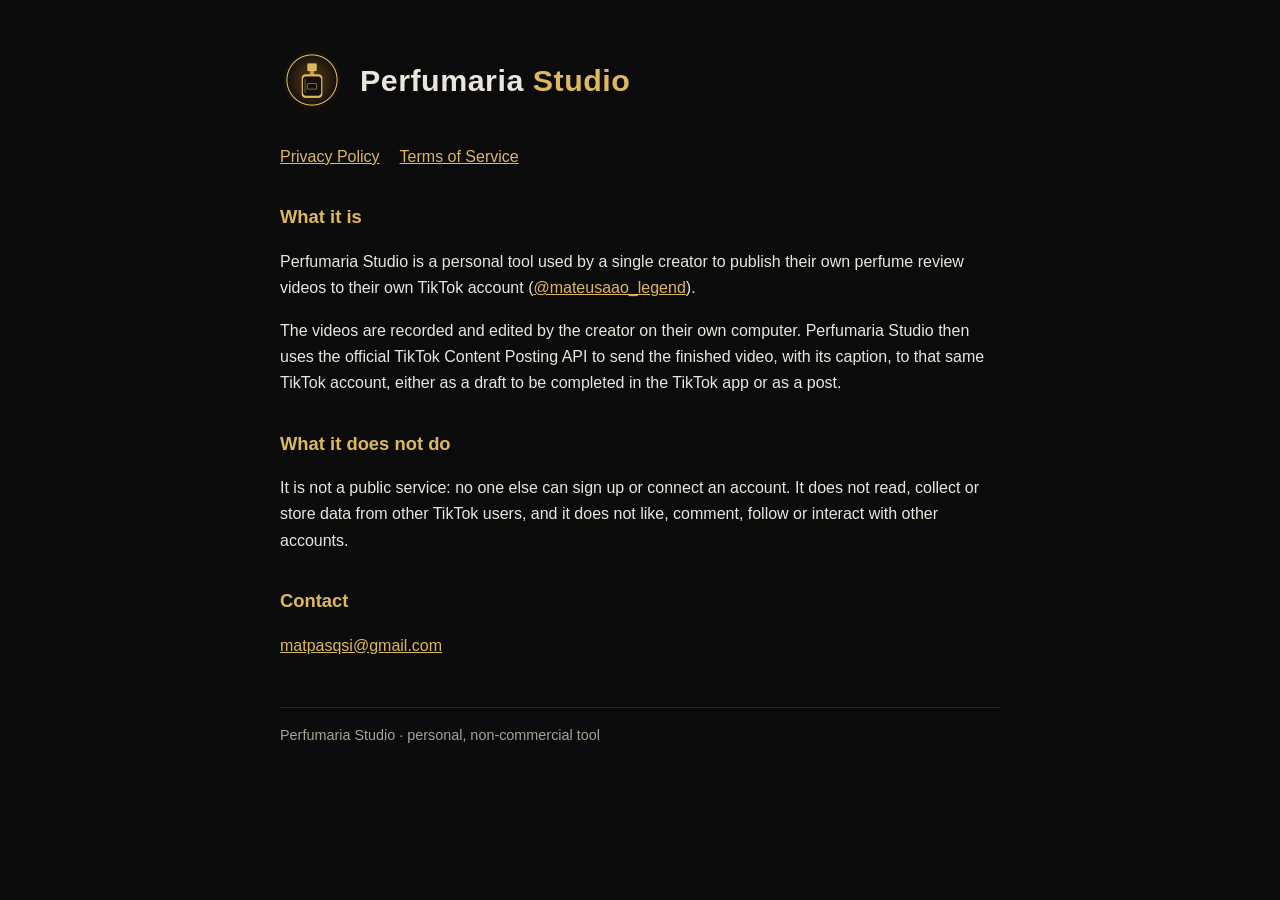
<file: index.html>
<!doctype html>
<html lang="en">
<head>
  <meta charset="utf-8">
  <meta name="viewport" content="width=device-width, initial-scale=1">
  <title>Perfumaria Studio</title>
  <link rel="stylesheet" href="style.css">
  <link rel="icon" href="icon.png">
</head>
<body>
<main>
  <header>
    <img src="icon.png" alt="Perfumaria Studio icon">
    <h1>Perfumaria <span>Studio</span></h1>
  </header>
  <nav>
    <a href="privacy.html">Privacy Policy</a>
    <a href="terms.html">Terms of Service</a>
  </nav>

  <h2>What it is</h2>
  <p>Perfumaria Studio is a personal tool used by a single creator to publish their own perfume review videos to their own TikTok account
    (<a href="https://www.tiktok.com/@mateusaao_legend">@mateusaao_legend</a>).</p>
  <p>The videos are recorded and edited by the creator on their own computer. Perfumaria Studio then uses the official
    TikTok Content Posting API to send the finished video, with its caption, to that same TikTok account, either as a draft
    to be completed in the TikTok app or as a post.</p>

  <h2>What it does not do</h2>
  <p>It is not a public service: no one else can sign up or connect an account. It does not read, collect or store data from
    other TikTok users, and it does not like, comment, follow or interact with other accounts.</p>

  <h2>Contact</h2>
  <p><a href="mailto:matpasqsi@gmail.com">matpasqsi@gmail.com</a></p>

  <footer class="muted">Perfumaria Studio · personal, non-commercial tool</footer>
</main>
</body>
</html>
</file>
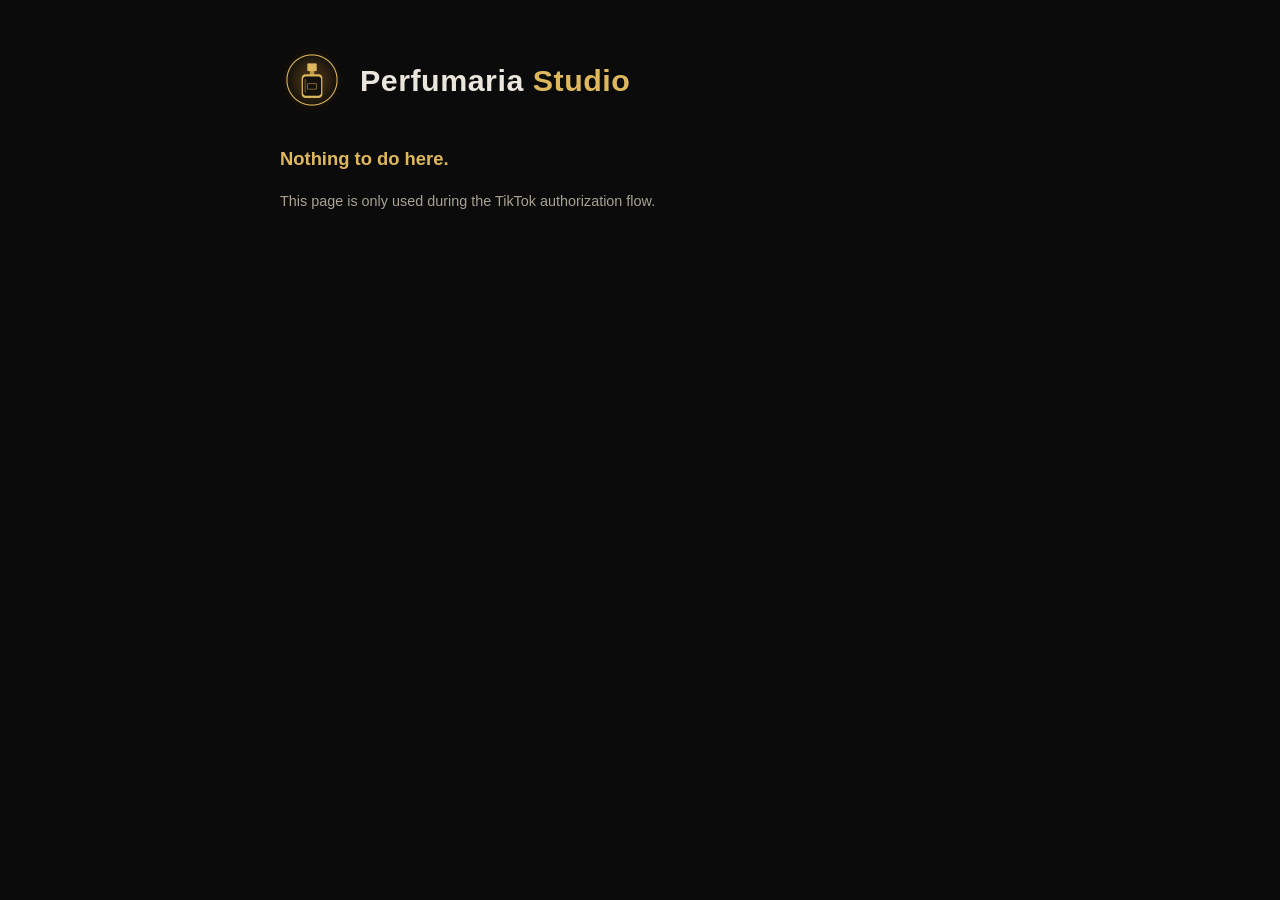
<file: callback.html>
<!doctype html>
<html lang="en">
<head>
  <meta charset="utf-8">
  <meta name="viewport" content="width=device-width, initial-scale=1">
  <title>Authorization · Perfumaria Studio</title>
  <link rel="stylesheet" href="style.css">
  <link rel="icon" href="icon.png">
</head>
<body>
<main>
  <header>
    <img src="icon.png" alt="Perfumaria Studio icon">
    <h1>Perfumaria <span>Studio</span></h1>
  </header>
  <h2 id="title">Finishing authorization…</h2>
  <p id="msg" class="muted">You will be sent back to Perfumaria Studio running on this computer.</p>
</main>
<script>
  // TikTok redirects here (registered HTTPS redirect URI). The publishing tool runs locally and
  // listens on 127.0.0.1; forward the authorization result to it. Nothing is stored on this site.
  (function () {
    var q = window.location.search;
    var p = new URLSearchParams(q);
    if (p.get("error")) {
      document.getElementById("title").textContent = "Authorization was not granted.";
      document.getElementById("msg").textContent = p.get("error_description") || p.get("error");
      return;
    }
    if (!p.get("code")) {
      document.getElementById("title").textContent = "Nothing to do here.";
      document.getElementById("msg").textContent = "This page is only used during the TikTok authorization flow.";
      return;
    }
    window.location.replace("http://127.0.0.1:8765/callback" + q);
  })();
</script>
</body>
</html>
</file>
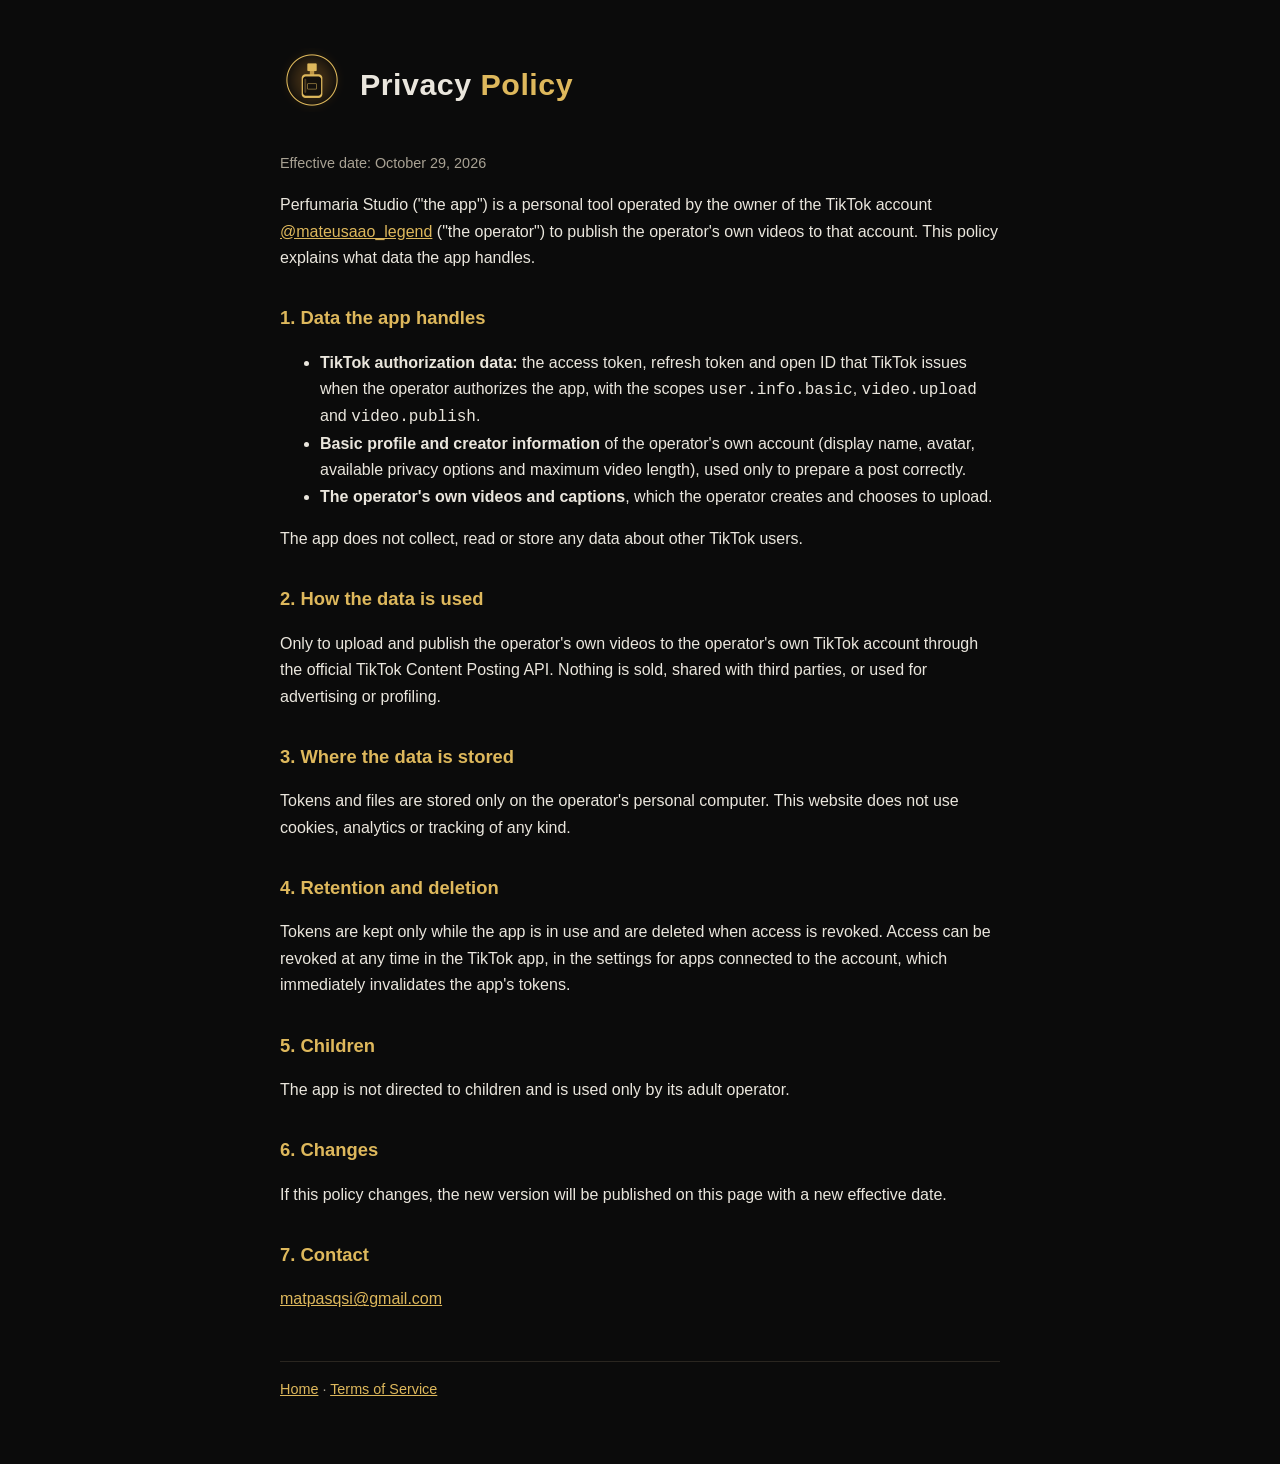
<file: privacy.html>
<!doctype html>
<html lang="en">
<head>
  <meta charset="utf-8">
  <meta name="viewport" content="width=device-width, initial-scale=1">
  <title>Privacy Policy · Perfumaria Studio</title>
  <link rel="stylesheet" href="style.css">
  <link rel="icon" href="icon.png">
</head>
<body>
<main>
  <header>
    <a href="index.html"><img src="icon.png" alt="Perfumaria Studio icon"></a>
    <h1>Privacy <span>Policy</span></h1>
  </header>
  <p class="muted">Effective date: October 29, 2026</p>

  <p>Perfumaria Studio ("the app") is a personal tool operated by the owner of the TikTok account
    <a href="https://www.tiktok.com/@mateusaao_legend">@mateusaao_legend</a> ("the operator") to publish the operator's own videos
    to that account. This policy explains what data the app handles.</p>

  <h2>1. Data the app handles</h2>
  <ul>
    <li><strong>TikTok authorization data:</strong> the access token, refresh token and open ID that TikTok issues when the operator
      authorizes the app, with the scopes <code>user.info.basic</code>, <code>video.upload</code> and <code>video.publish</code>.</li>
    <li><strong>Basic profile and creator information</strong> of the operator's own account (display name, avatar, available privacy
      options and maximum video length), used only to prepare a post correctly.</li>
    <li><strong>The operator's own videos and captions</strong>, which the operator creates and chooses to upload.</li>
  </ul>
  <p>The app does not collect, read or store any data about other TikTok users.</p>

  <h2>2. How the data is used</h2>
  <p>Only to upload and publish the operator's own videos to the operator's own TikTok account through the official TikTok
    Content Posting API. Nothing is sold, shared with third parties, or used for advertising or profiling.</p>

  <h2>3. Where the data is stored</h2>
  <p>Tokens and files are stored only on the operator's personal computer. This website does not use cookies, analytics or
    tracking of any kind.</p>

  <h2>4. Retention and deletion</h2>
  <p>Tokens are kept only while the app is in use and are deleted when access is revoked. Access can be revoked at any time in the
    TikTok app, in the settings for apps connected to the account, which immediately invalidates the app's tokens.</p>

  <h2>5. Children</h2>
  <p>The app is not directed to children and is used only by its adult operator.</p>

  <h2>6. Changes</h2>
  <p>If this policy changes, the new version will be published on this page with a new effective date.</p>

  <h2>7. Contact</h2>
  <p><a href="mailto:matpasqsi@gmail.com">matpasqsi@gmail.com</a></p>

  <footer class="muted"><a href="index.html">Home</a> · <a href="terms.html">Terms of Service</a></footer>
</main>
</body>
</html>
</file>
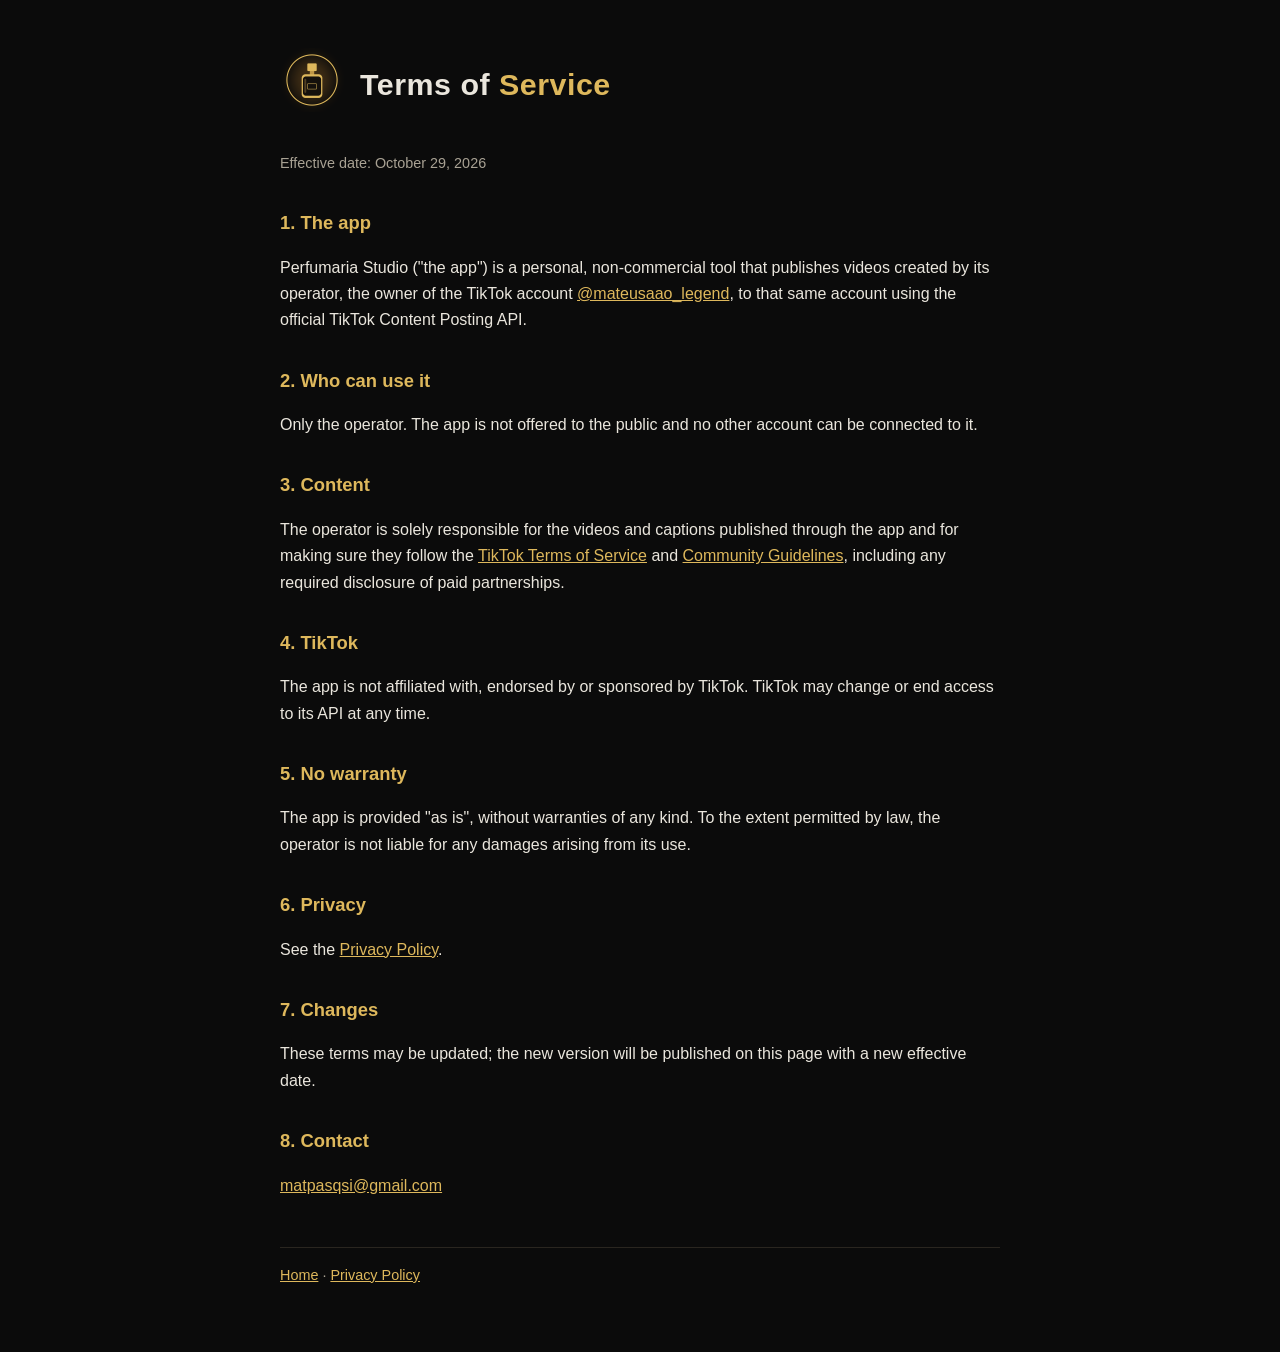
<file: terms.html>
<!doctype html>
<html lang="en">
<head>
  <meta charset="utf-8">
  <meta name="viewport" content="width=device-width, initial-scale=1">
  <title>Terms of Service · Perfumaria Studio</title>
  <link rel="stylesheet" href="style.css">
  <link rel="icon" href="icon.png">
</head>
<body>
<main>
  <header>
    <a href="index.html"><img src="icon.png" alt="Perfumaria Studio icon"></a>
    <h1>Terms of <span>Service</span></h1>
  </header>
  <p class="muted">Effective date: October 29, 2026</p>

  <h2>1. The app</h2>
  <p>Perfumaria Studio ("the app") is a personal, non-commercial tool that publishes videos created by its operator, the owner of
    the TikTok account <a href="https://www.tiktok.com/@mateusaao_legend">@mateusaao_legend</a>, to that same account using the
    official TikTok Content Posting API.</p>

  <h2>2. Who can use it</h2>
  <p>Only the operator. The app is not offered to the public and no other account can be connected to it.</p>

  <h2>3. Content</h2>
  <p>The operator is solely responsible for the videos and captions published through the app and for making sure they follow the
    <a href="https://www.tiktok.com/legal/terms-of-service">TikTok Terms of Service</a> and
    <a href="https://www.tiktok.com/community-guidelines">Community Guidelines</a>, including any required disclosure of paid
    partnerships.</p>

  <h2>4. TikTok</h2>
  <p>The app is not affiliated with, endorsed by or sponsored by TikTok. TikTok may change or end access to its API at any time.</p>

  <h2>5. No warranty</h2>
  <p>The app is provided "as is", without warranties of any kind. To the extent permitted by law, the operator is not liable for any
    damages arising from its use.</p>

  <h2>6. Privacy</h2>
  <p>See the <a href="privacy.html">Privacy Policy</a>.</p>

  <h2>7. Changes</h2>
  <p>These terms may be updated; the new version will be published on this page with a new effective date.</p>

  <h2>8. Contact</h2>
  <p><a href="mailto:matpasqsi@gmail.com">matpasqsi@gmail.com</a></p>

  <footer class="muted"><a href="index.html">Home</a> · <a href="privacy.html">Privacy Policy</a></footer>
</main>
</body>
</html>
</file>
<file: style.css>
:root {
  --gold: #deb85c;
  --ink: #0b0b0b;
  --text: #eae6dd;
  --muted: #a9a294;
}
* { box-sizing: border-box; }
body {
  margin: 0;
  background: var(--ink);
  color: var(--text);
  font: 16px/1.65 "Segoe UI", Roboto, Helvetica, Arial, sans-serif;
}
main { max-width: 760px; margin: 0 auto; padding: 48px 20px 64px; }
header { display: flex; align-items: center; gap: 16px; margin-bottom: 32px; }
header img { width: 64px; height: 64px; border-radius: 14px; }
header a { color: inherit; text-decoration: none; }
h1 { font-size: 1.9rem; margin: 0; letter-spacing: 0.5px; }
h1 span { color: var(--gold); }
h2 { color: var(--gold); font-size: 1.15rem; margin-top: 2rem; }
a { color: var(--gold); }
nav { display: flex; gap: 20px; flex-wrap: wrap; margin-bottom: 8px; }
.muted { color: var(--muted); font-size: 0.9rem; }
footer { margin-top: 48px; border-top: 1px solid #2a2620; padding-top: 16px; }
</file>
